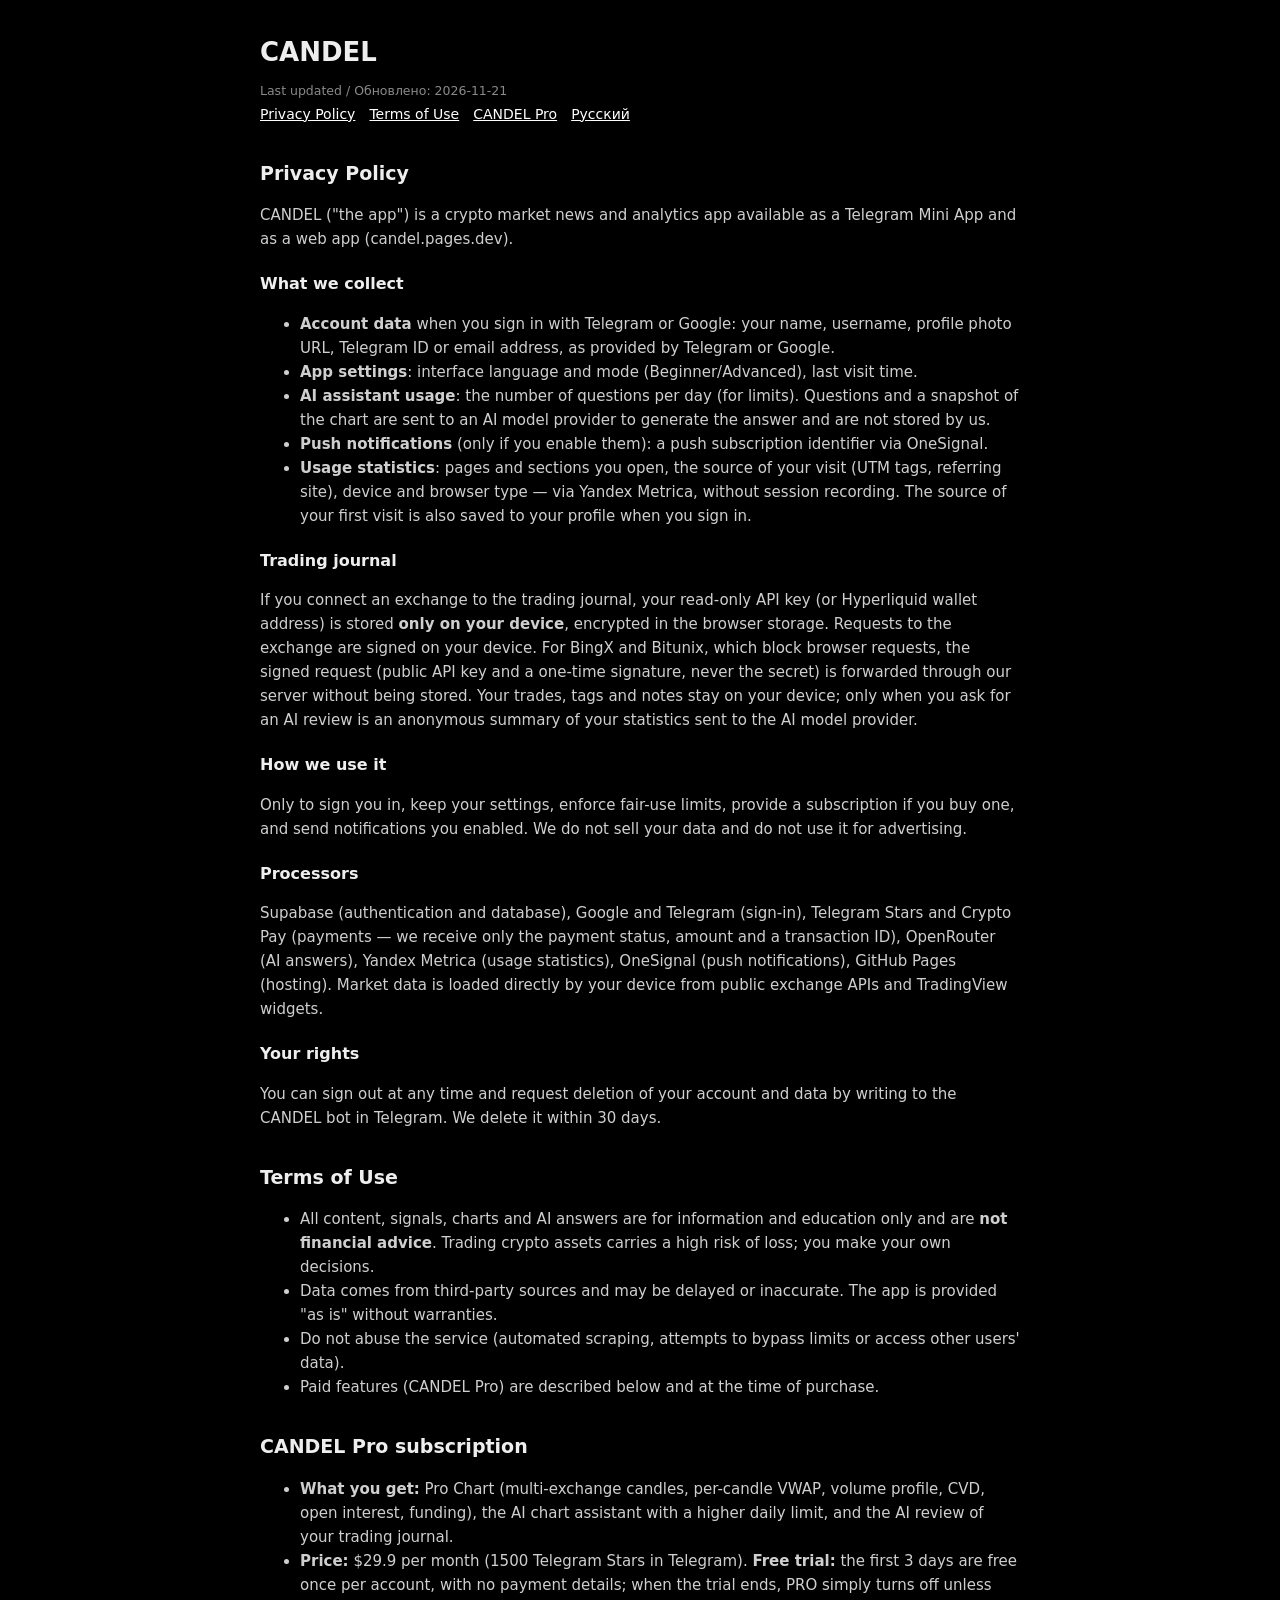
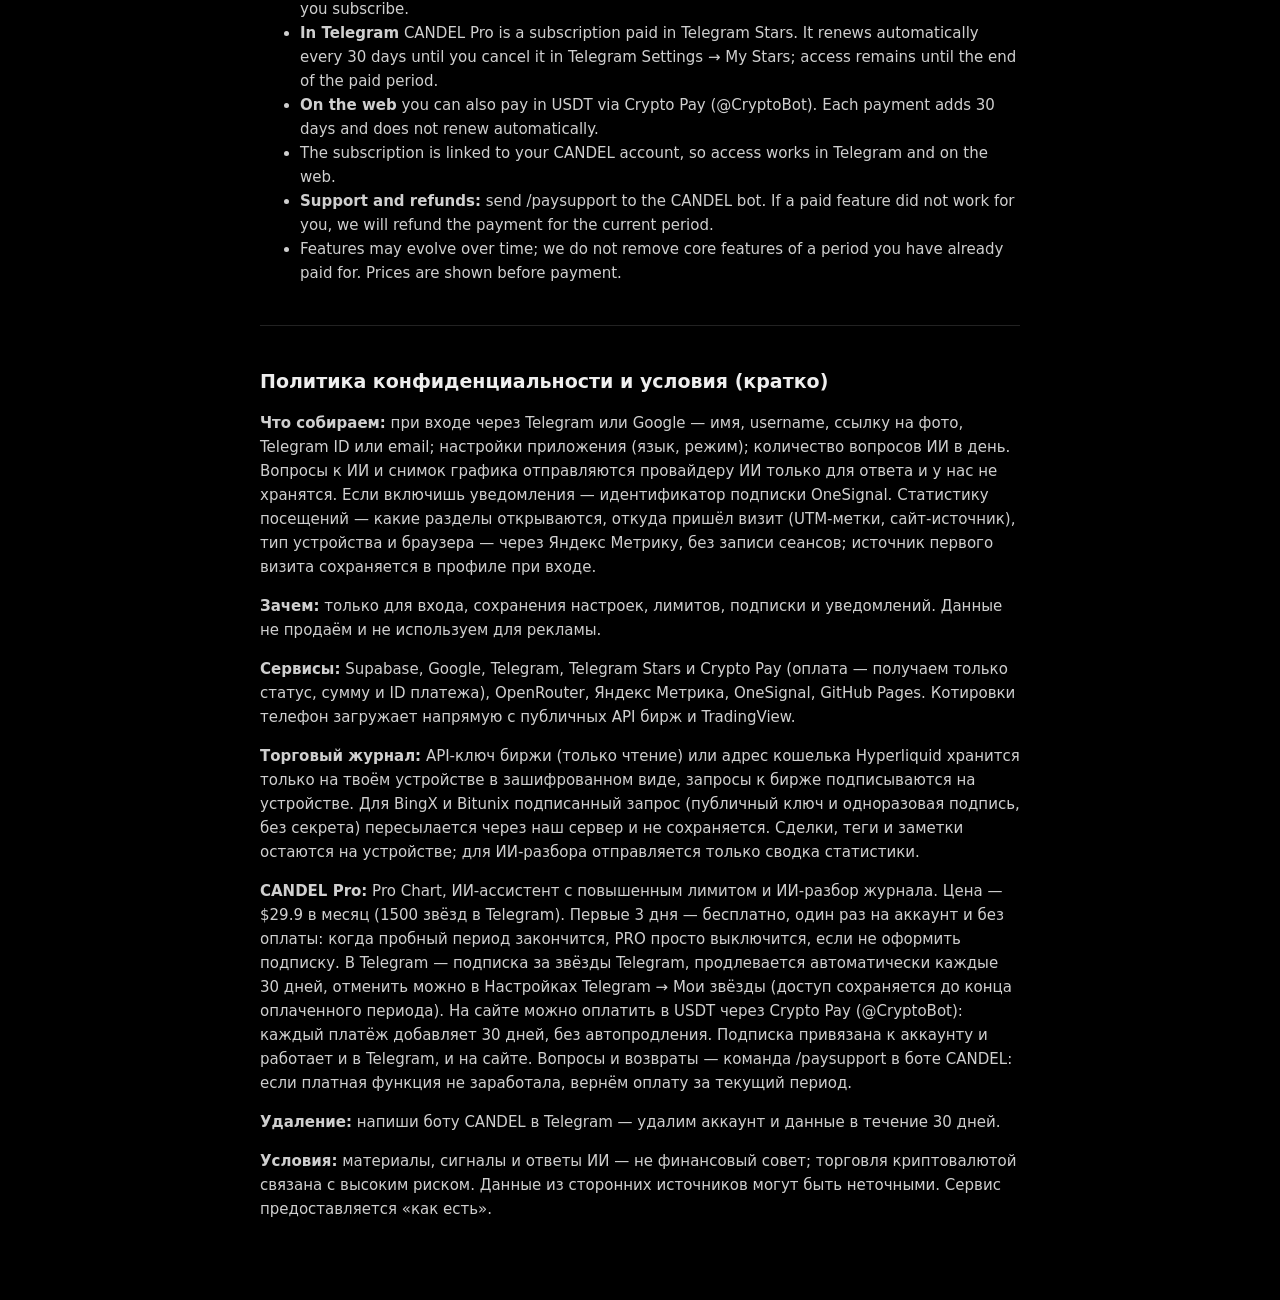
<file: webapp/privacy.html>
<!doctype html>
<html lang="ru">
<head>
<meta charset="utf-8">
<meta name="viewport" content="width=device-width, initial-scale=1">
<title>CANDEL — Privacy Policy &amp; Terms</title>
  <link rel="icon" href="favicon.ico" sizes="48x48">
  <link rel="icon" type="image/png" sizes="32x32" href="icons/favicon-32.png">
  <link rel="apple-touch-icon" href="icons/apple-touch-icon.png">
<meta name="robots" content="index,follow">
<style>
  :root { color-scheme: dark; }
  body { margin: 0; background: #000; color: #eee; font: 15px/1.6 -apple-system, BlinkMacSystemFont, "Segoe UI", Inter, system-ui, sans-serif; }
  main { max-width: 760px; margin: 0 auto; padding: 32px 18px 64px; }
  h1 { font-size: 26px; margin: 0 0 4px; } h2 { font-size: 19px; margin: 32px 0 8px; } h3 { font-size: 16px; margin: 20px 0 6px; }
  p, li { color: #cfcfcf; } small { color: #8a8a8a; } a { color: #fff; }
  hr { border: 0; border-top: 1px solid #222; margin: 40px 0; }
  nav a { margin-right: 14px; font-size: 14px; }
</style>
</head>
<body>
<main>
  <h1>CANDEL</h1>
  <small>Last updated / Обновлено: 2026-11-21</small>
  <nav><a href="#privacy">Privacy Policy</a><a href="#terms">Terms of Use</a><a href="#pro">CANDEL Pro</a><a href="#ru">Русский</a></nav>

  <h2 id="privacy">Privacy Policy</h2>
  <p>CANDEL ("the app") is a crypto market news and analytics app available as a Telegram Mini App and as a web app (candel.pages.dev).</p>
  <h3>What we collect</h3>
  <ul>
    <li><b>Account data</b> when you sign in with Telegram or Google: your name, username, profile photo URL, Telegram ID or email address, as provided by Telegram or Google.</li>
    <li><b>App settings</b>: interface language and mode (Beginner/Advanced), last visit time.</li>
    <li><b>AI assistant usage</b>: the number of questions per day (for limits). Questions and a snapshot of the chart are sent to an AI model provider to generate the answer and are not stored by us.</li>
    <li><b>Push notifications</b> (only if you enable them): a push subscription identifier via OneSignal.</li>
    <li><b>Usage statistics</b>: pages and sections you open, the source of your visit (UTM tags, referring site), device and browser type — via Yandex Metrica, without session recording. The source of your first visit is also saved to your profile when you sign in.</li>
  </ul>
  <h3>Trading journal</h3>
  <p>If you connect an exchange to the trading journal, your read-only API key (or Hyperliquid wallet address) is stored <b>only on your device</b>, encrypted in the browser storage. Requests to the exchange are signed on your device. For BingX and Bitunix, which block browser requests, the signed request (public API key and a one-time signature, never the secret) is forwarded through our server without being stored. Your trades, tags and notes stay on your device; only when you ask for an AI review is an anonymous summary of your statistics sent to the AI model provider.</p>
  <h3>How we use it</h3>
  <p>Only to sign you in, keep your settings, enforce fair-use limits, provide a subscription if you buy one, and send notifications you enabled. We do not sell your data and do not use it for advertising.</p>
  <h3>Processors</h3>
  <p>Supabase (authentication and database), Google and Telegram (sign-in), Telegram Stars and Crypto Pay (payments — we receive only the payment status, amount and a transaction ID), OpenRouter (AI answers), Yandex Metrica (usage statistics), OneSignal (push notifications), GitHub Pages (hosting). Market data is loaded directly by your device from public exchange APIs and TradingView widgets.</p>
  <h3>Your rights</h3>
  <p>You can sign out at any time and request deletion of your account and data by writing to the CANDEL bot in Telegram. We delete it within 30 days.</p>

  <h2 id="terms">Terms of Use</h2>
  <ul>
    <li>All content, signals, charts and AI answers are for information and education only and are <b>not financial advice</b>. Trading crypto assets carries a high risk of loss; you make your own decisions.</li>
    <li>Data comes from third-party sources and may be delayed or inaccurate. The app is provided "as is" without warranties.</li>
    <li>Do not abuse the service (automated scraping, attempts to bypass limits or access other users' data).</li>
    <li>Paid features (CANDEL Pro) are described below and at the time of purchase.</li>
  </ul>

  <h2 id="pro">CANDEL Pro subscription</h2>
  <ul>
    <li><b>What you get:</b> Pro Chart (multi-exchange candles, per-candle VWAP, volume profile, CVD, open interest, funding), the AI chart assistant with a higher daily limit, and the AI review of your trading journal.</li>
    <li><b>Price:</b> $29.9 per month (1500 Telegram Stars in Telegram). <b>Free trial:</b> the first 3 days are free once per account, with no payment details; when the trial ends, PRO simply turns off unless you subscribe.</li>
    <li><b>In Telegram</b> CANDEL Pro is a subscription paid in Telegram Stars. It renews automatically every 30 days until you cancel it in Telegram Settings → My Stars; access remains until the end of the paid period.</li>
    <li><b>On the web</b> you can also pay in USDT via Crypto Pay (@CryptoBot). Each payment adds 30 days and does not renew automatically.</li>
    <li>The subscription is linked to your CANDEL account, so access works in Telegram and on the web.</li>
    <li><b>Support and refunds:</b> send /paysupport to the CANDEL bot. If a paid feature did not work for you, we will refund the payment for the current period.</li>
    <li>Features may evolve over time; we do not remove core features of a period you have already paid for. Prices are shown before payment.</li>
  </ul>

  <hr>
  <h2 id="ru">Политика конфиденциальности и условия (кратко)</h2>
  <p><b>Что собираем:</b> при входе через Telegram или Google — имя, username, ссылку на фото, Telegram ID или email; настройки приложения (язык, режим); количество вопросов ИИ в день. Вопросы к ИИ и снимок графика отправляются провайдеру ИИ только для ответа и у нас не хранятся. Если включишь уведомления — идентификатор подписки OneSignal. Статистику посещений — какие разделы открываются, откуда пришёл визит (UTM-метки, сайт-источник), тип устройства и браузера — через Яндекс Метрику, без записи сеансов; источник первого визита сохраняется в профиле при входе.</p>
  <p><b>Зачем:</b> только для входа, сохранения настроек, лимитов, подписки и уведомлений. Данные не продаём и не используем для рекламы.</p>
  <p><b>Сервисы:</b> Supabase, Google, Telegram, Telegram Stars и Crypto Pay (оплата — получаем только статус, сумму и ID платежа), OpenRouter, Яндекс Метрика, OneSignal, GitHub Pages. Котировки телефон загружает напрямую с публичных API бирж и TradingView.</p>
  <p><b>Торговый журнал:</b> API-ключ биржи (только чтение) или адрес кошелька Hyperliquid хранится только на твоём устройстве в зашифрованном виде, запросы к бирже подписываются на устройстве. Для BingX и Bitunix подписанный запрос (публичный ключ и одноразовая подпись, без секрета) пересылается через наш сервер и не сохраняется. Сделки, теги и заметки остаются на устройстве; для ИИ-разбора отправляется только сводка статистики.</p>
  <p><b>CANDEL Pro:</b> Pro Chart, ИИ-ассистент с повышенным лимитом и ИИ-разбор журнала. Цена — $29.9 в месяц (1500 звёзд в Telegram). Первые 3 дня — бесплатно, один раз на аккаунт и без оплаты: когда пробный период закончится, PRO просто выключится, если не оформить подписку. В Telegram — подписка за звёзды Telegram, продлевается автоматически каждые 30 дней, отменить можно в Настройках Telegram → Мои звёзды (доступ сохраняется до конца оплаченного периода). На сайте можно оплатить в USDT через Crypto Pay (@CryptoBot): каждый платёж добавляет 30 дней, без автопродления. Подписка привязана к аккаунту и работает и в Telegram, и на сайте. Вопросы и возвраты — команда /paysupport в боте CANDEL: если платная функция не заработала, вернём оплату за текущий период.</p>
  <p><b>Удаление:</b> напиши боту CANDEL в Telegram — удалим аккаунт и данные в течение 30 дней.</p>
  <p><b>Условия:</b> материалы, сигналы и ответы ИИ — не финансовый совет; торговля криптовалютой связана с высоким риском. Данные из сторонних источников могут быть неточными. Сервис предоставляется «как есть».</p>
</main>
</body>
</html>
</file>
